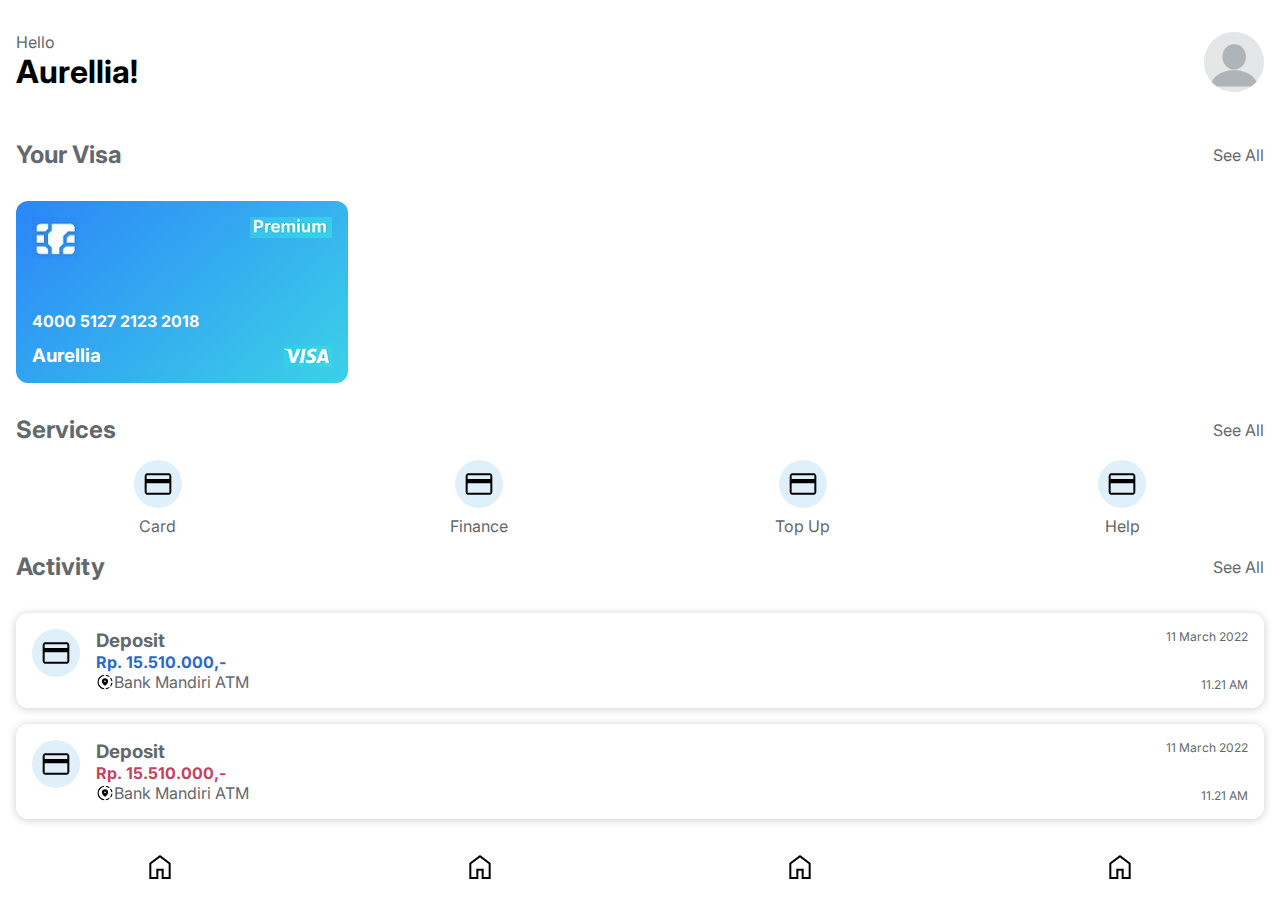
<file: index.html>
<!DOCTYPE html>
<html lang="en">
  <head>
    <meta charset="UTF-8" />
    <meta http-equiv="X-UA-Compatible" content="IE=edge" />
    <meta name="viewport" content="width=device-width, initial-scale=1.0" />
    <title>Sekawan Media Test 2</title>
    <link rel="preconnect" href="https://fonts.googleapis.com" />
    <link rel="preconnect" href="https://fonts.gstatic.com" crossorigin />
    <link
      href="https://fonts.googleapis.com/css2?family=Inter:wght@400;700&display=swap"
      rel="stylesheet"
    />
    <link rel="stylesheet" href="styles.css" />
  </head>
  <body>
    <div class="header-section">
      <div>
        <p>Hello</p>
        <h1>Aurellia!</h1>
      </div>
      <img src="images/blank-profile.webp" alt="profile-picture" />
    </div>

    <div class="visa-section">
      <div class="sub-section">
        <h2>Your Visa</h2>
        <p>See All</p>
      </div>
      <div class="visa-card">
        <div>
          <img src="images/pin-image.png" alt="pin-image" /><img
            src="images/premium.png"
            alt="premium-image"
          />
        </div>
        <h4>4000 5127 2123 2018</h4>
        <div>
          <h3>Aurellia</h3>
          <img src="images/visa.png" alt="visa-logo" />
        </div>
      </div>
    </div>

    <div class="services-section">
      <div class="sub-section">
        <h2>Services</h2>
        <p>See All</p>
      </div>

      <div class="list-services">
        <div class="service">
          <img src="images/card.svg" alt="card icon" />
          <p>Card</p>
        </div>
        <a href="finance.html"
          ><div class="service">
            <img src="images/card.svg" alt="card icon" />
            <p>Finance</p>
          </div></a
        >
        <div class="service">
          <img src="images/card.svg" alt="card icon" />
          <p>Top Up</p>
        </div>
        <div class="service">
          <img src="images/card.svg" alt="card icon" />
          <p>Help</p>
        </div>
      </div>
    </div>

    <div class="activity-section">
      <div class="sub-section">
        <h2>Activity</h2>
        <p>See All</p>
      </div>

      <div class="activity-container">
        <div>
          <img src="images/card.svg" alt="card icon" />
        </div>
        <div class="right-side-card">
          <div class="upper-half">
            <div>
              <h3>Deposit</h3>
              <h4 class="blue">Rp. 15.510.000,-</h4>
            </div>
            <p class="s-font">11 March 2022</p>
          </div>
          <div class="bottom-half">
            <div>
              <img src="images/gps.svg" alt="" />
              <p>Bank Mandiri ATM</p>
            </div>
            <p class="s-font">11.21 AM</p>
          </div>
        </div>
      </div>

      <div class="activity-container">
        <div>
          <img src="images/card.svg" alt="card icon" />
        </div>
        <div class="right-side-card">
          <div class="upper-half">
            <div>
              <h3>Deposit</h3>
              <h4 class="red">Rp. 15.510.000,-</h4>
            </div>
            <p class="s-font">11 March 2022</p>
          </div>
          <div class="bottom-half">
            <div>
              <img src="images/gps.svg" alt="" />
              <p>Bank Mandiri ATM</p>
            </div>
            <p class="s-font">11.21 AM</p>
          </div>
        </div>
      </div>
    </div>

    <div class="navbar-section">
      <img src="images/home-icon.svg" alt="home-icon" />
      <img src="images/home-icon.svg" alt="home-icon" />
      <img src="images/home-icon.svg" alt="home-icon" />
      <img src="images/home-icon.svg" alt="home-icon" />
    </div>
  </body>
</html>
</file>
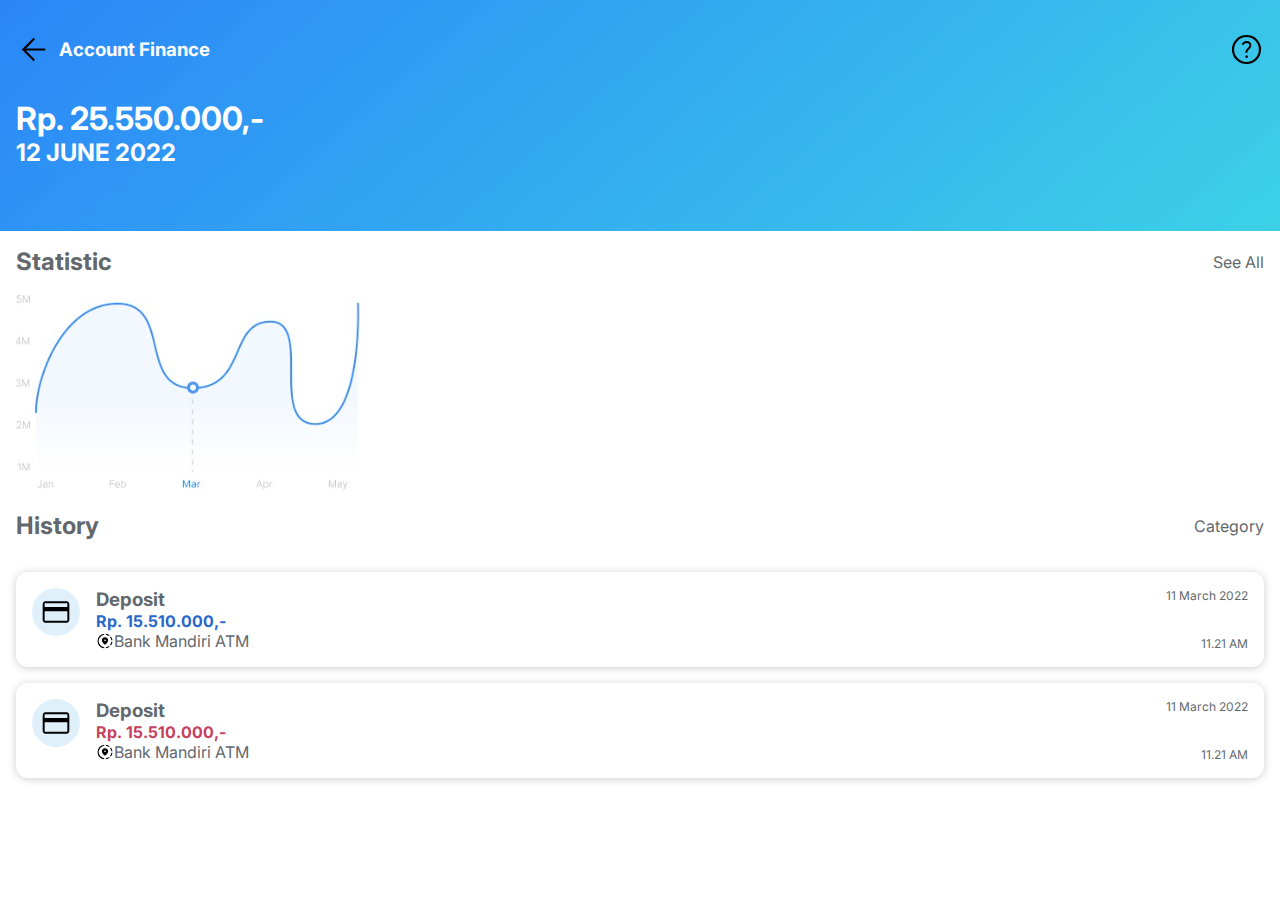
<file: finance.html>
<!DOCTYPE html>
<html lang="en">
  <head>
    <meta charset="UTF-8" />
    <meta http-equiv="X-UA-Compatible" content="IE=edge" />
    <meta name="viewport" content="width=device-width, initial-scale=1.0" />
    <title>Finance</title>
    <link rel="preconnect" href="https://fonts.googleapis.com" />
    <link rel="preconnect" href="https://fonts.gstatic.com" crossorigin />
    <link
      href="https://fonts.googleapis.com/css2?family=Inter:wght@400;700&display=swap"
      rel="stylesheet"
    />
    <link rel="stylesheet" href="finance-styles.css" />
  </head>
  <body>
    <div class="finance-header">
      <div class="topbar">
        <div>
          <a href="index.html"><img src="images/back-icon.svg" alt="back-button" /></a>
          <h3>Account Finance</h3>
        </div>
        <img src="images/help-icon.svg" alt="help-button" />
      </div>
      <div class="header-content">
        <h1>Rp. 25.550.000,-</h1>
        <h2>12 JUNE 2022</h2>
      </div>
    </div>

    <div class="statistic-section">
      <div class="sub-section">
        <h2>Statistic</h2>
        <p>See All</p>
      </div>
      <img src="images/statistic.png" alt="" />
    </div>

    <div class="History-section">
      <div class="sub-section">
        <h2>History</h2>
        <p>Category</p>
      </div>

      <div class="activity-container">
        <div>
          <img src="images/card.svg" alt="card icon" />
        </div>
        <div class="right-side-card">
          <div class="upper-half">
            <div>
              <h3>Deposit</h3>
              <h4 class="blue">Rp. 15.510.000,-</h4>
            </div>
            <p class="s-font">11 March 2022</p>
          </div>
          <div class="bottom-half">
            <div>
              <img src="images/gps.svg" alt="" />
              <p>Bank Mandiri ATM</p>
            </div>
            <p class="s-font">11.21 AM</p>
          </div>
        </div>
      </div>

      <div class="activity-container">
        <div>
          <img src="images/card.svg" alt="card icon" />
        </div>
        <div class="right-side-card">
          <div class="upper-half">
            <div>
              <h3>Deposit</h3>
              <h4 class="red">Rp. 15.510.000,-</h4>
            </div>
            <p class="s-font">11 March 2022</p>
          </div>
          <div class="bottom-half">
            <div>
              <img src="images/gps.svg" alt="" />
              <p>Bank Mandiri ATM</p>
            </div>
            <p class="s-font">11.21 AM</p>
          </div>
        </div>
      </div>
    </div>
  </body>
</html>
</file>
<file: styles.css>
* {
  margin: 0;
  padding: 0;
  font-family: "Inter", sans-serif;
}

a {
  text-decoration: none;
  color: #63686d;
}

body {
  color: #63686d;
}

h1 {
  color: black;
}

.header-section {
  padding: 32px 16px;
  display: flex;
  justify-content: space-between;
}

.header-section > img {
  width: 60px;
  border-radius: 100%;
}

.sub-section {
  padding: 16px 16px;
  display: flex;
  justify-content: space-between;
  align-items: center;
}

.list-services {
  display: flex;
  justify-content: space-around;
}

.service {
  display: flex;
  flex-direction: column;
  align-items: center;
  gap: 8px;
}

.service > img {
  background-color: #dff0fa;
  border-radius: 100%;
  padding: 8px;
  width: 32px;
}

.activity-container {
  display: flex;
  margin: 16px;
  margin-bottom: 16px;
  box-shadow: 0 1px 8px 0 rgba(0, 0, 0, 0.2);
  padding: 16px;
  border-radius: 12px;
  gap: 16px;
}

.activity-container > div > img {
  background-color: #dff0fa;
  border-radius: 100%;
  padding: 8px;
  width: 32px;
}

.right-side-card {
  width: 100%;
}

.upper-half {
  display: flex;
  justify-content: space-between;
}

.bottom-half {
  display: flex;
  justify-content: space-between;
  align-items: end;
}

.bottom-half > div {
  display: flex;
}

.bottom-half > div > img {
  width: 1.1rem;
}

.navbar-section {
  position: sticky;
  bottom: 0;
  height: 4rem;
  width: 100%;
  background-color: white;
  display: flex;
  justify-content: space-around;
  align-items: center;
}

.navbar-section > img {
  width: 2rem;
}

.visa-card {
  width: 300px;
  height: 150px;
  background: rgb(43, 134, 248);
  background: linear-gradient(
    139deg,
    rgba(43, 134, 248, 1) 0%,
    rgba(60, 209, 231, 1) 100%
  );
  margin: 16px;
  border-radius: 12px;
  padding: 16px;
  display: grid;
  grid-template-rows: 1fr 2fr 1fr;
  color: white !important;
}

.visa-card > div {
  display: flex;
  justify-content: space-between;
  align-items: end;
}

.visa-card > div:nth-child(1) {
  align-items: start;
}

.visa-card > h4 {
  display: flex;
  align-items: end;
}

.s-font {
  font-size: 12px;
}

.blue {
  color: #2969cb;
}

.red {
  color: #c54261;
}
</file>
<file: finance-styles.css>
* {
  margin: 0;
  padding: 0;
  font-family: "Inter", sans-serif;
}

a {
  text-decoration: none;
  color: #63686d;
}

body {
  color: #63686d;
}

.finance-header {
  background: rgb(43, 134, 248);
  background: linear-gradient(
    139deg,
    rgba(43, 134, 248, 1) 0%,
    rgba(60, 209, 231, 1) 100%
  );
  color: white;
}

.topbar {
  display: flex;
  padding: 32px 16px;
  justify-content: space-between;
}

.header-content {
  padding: 0 16px 64px 16px;
}

.topbar > div {
  display: flex;
  align-items: center;
  gap: 0.5rem;
}

.sub-section {
  padding: 16px 16px;
  display: flex;
  justify-content: space-between;
  align-items: center;
}

.statistic-section > img {
  margin: 0 16px;
}

.activity-container {
  display: flex;
  margin: 16px;
  margin-bottom: 16px;
  box-shadow: 0 1px 8px 0 rgba(0, 0, 0, 0.2);
  padding: 16px;
  border-radius: 12px;
  gap: 16px;
}

.activity-container > div > img {
  background-color: #dff0fa;
  border-radius: 100%;
  padding: 8px;
  width: 32px;
}

.right-side-card {
  width: 100%;
}

.upper-half {
  display: flex;
  justify-content: space-between;
}

.bottom-half {
  display: flex;
  justify-content: space-between;
  align-items: end;
}

.bottom-half > div {
  display: flex;
}

.bottom-half > div > img {
  width: 1.1rem;
}

.topbar > img,
.topbar > div > a > img {
  width: 2.2rem;
  display: flex;
  align-items: center;
}

.s-font {
  font-size: 12px;
}

.blue {
  color: #2969cb;
}

.red {
  color: #c54261;
}
</file>
